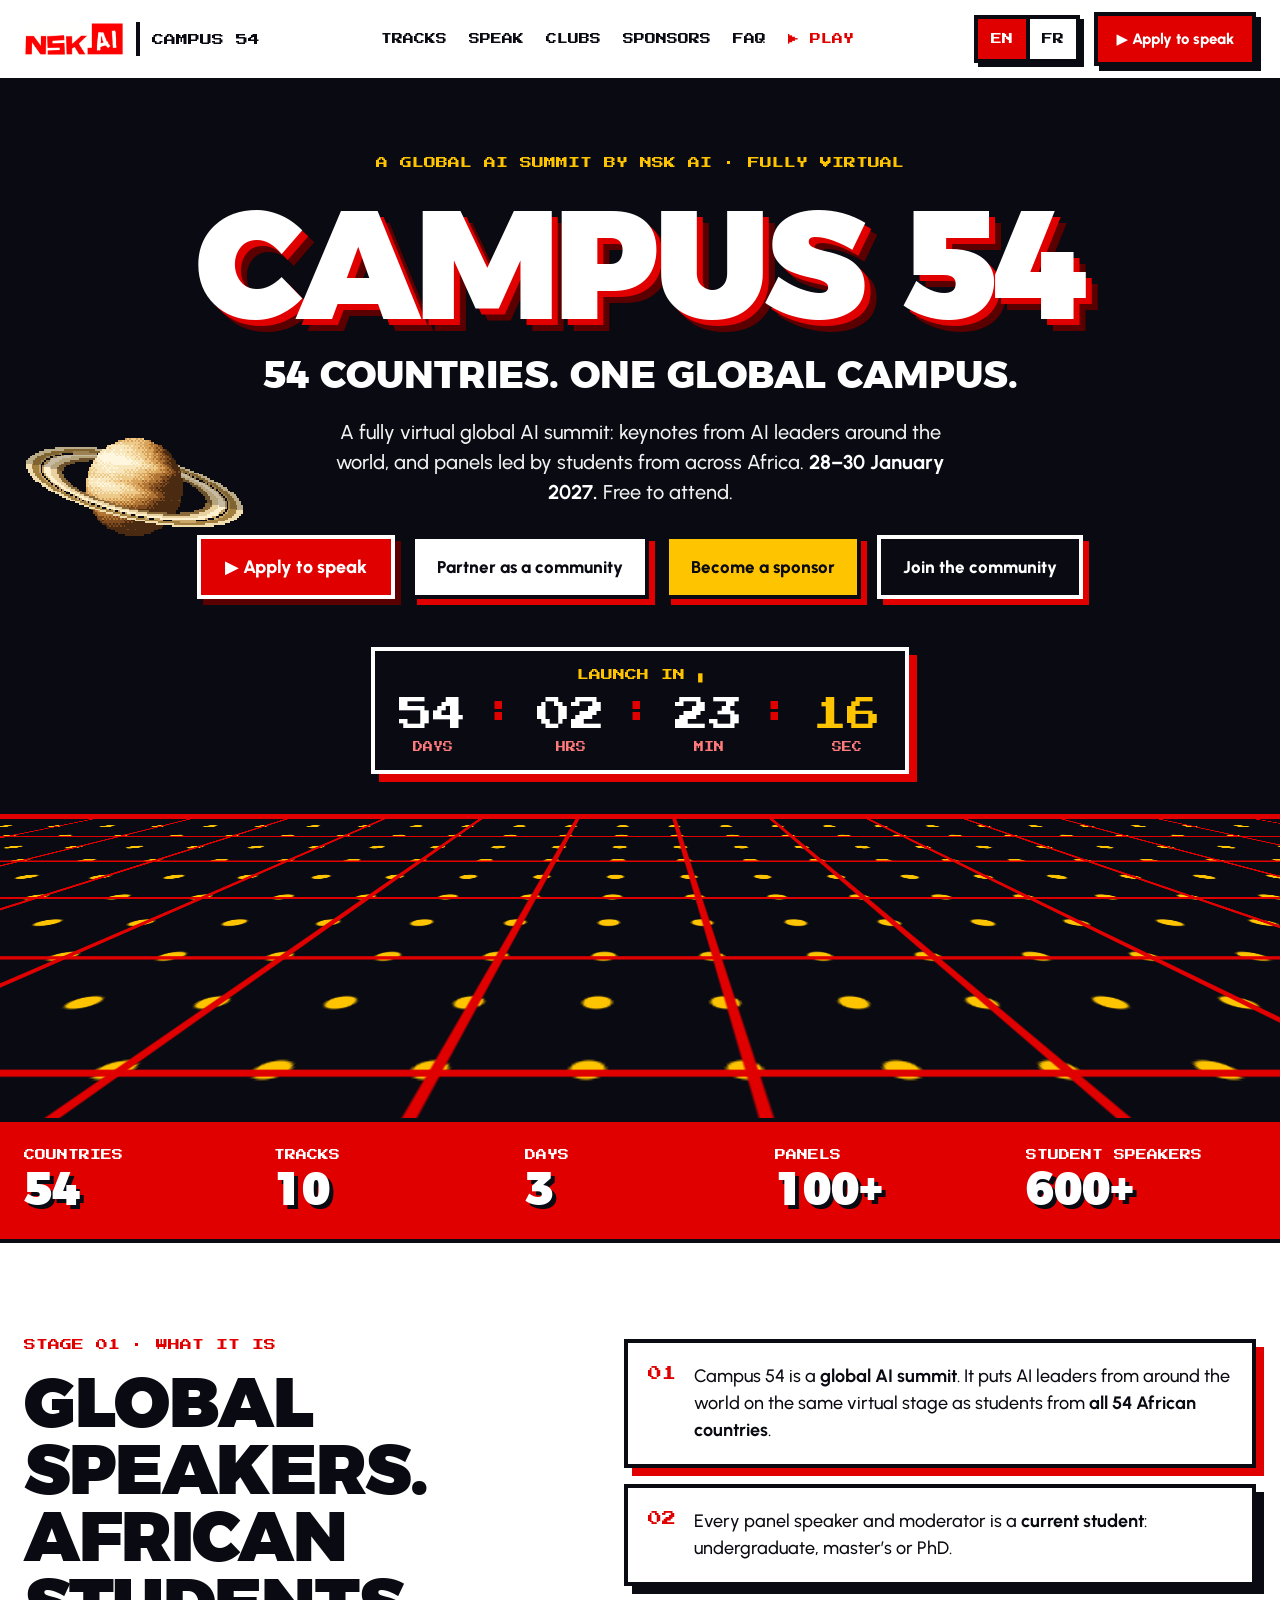
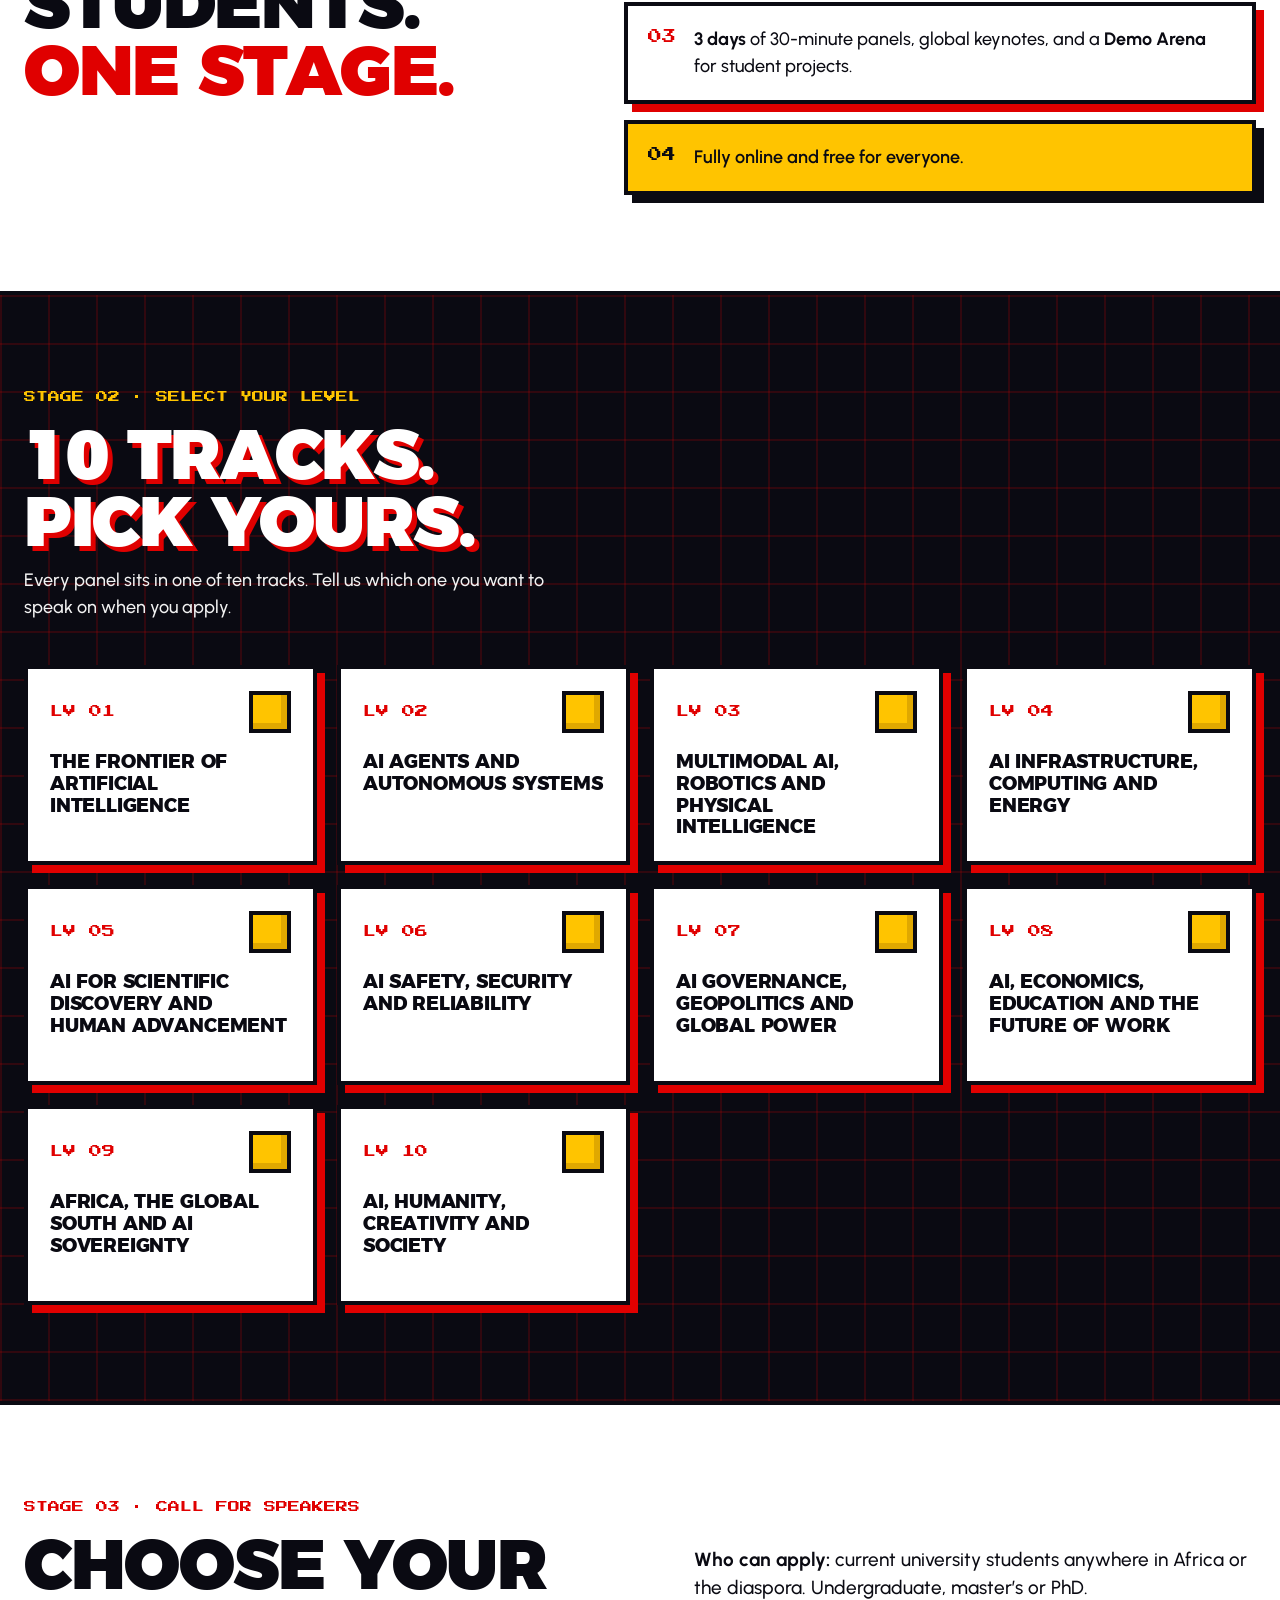
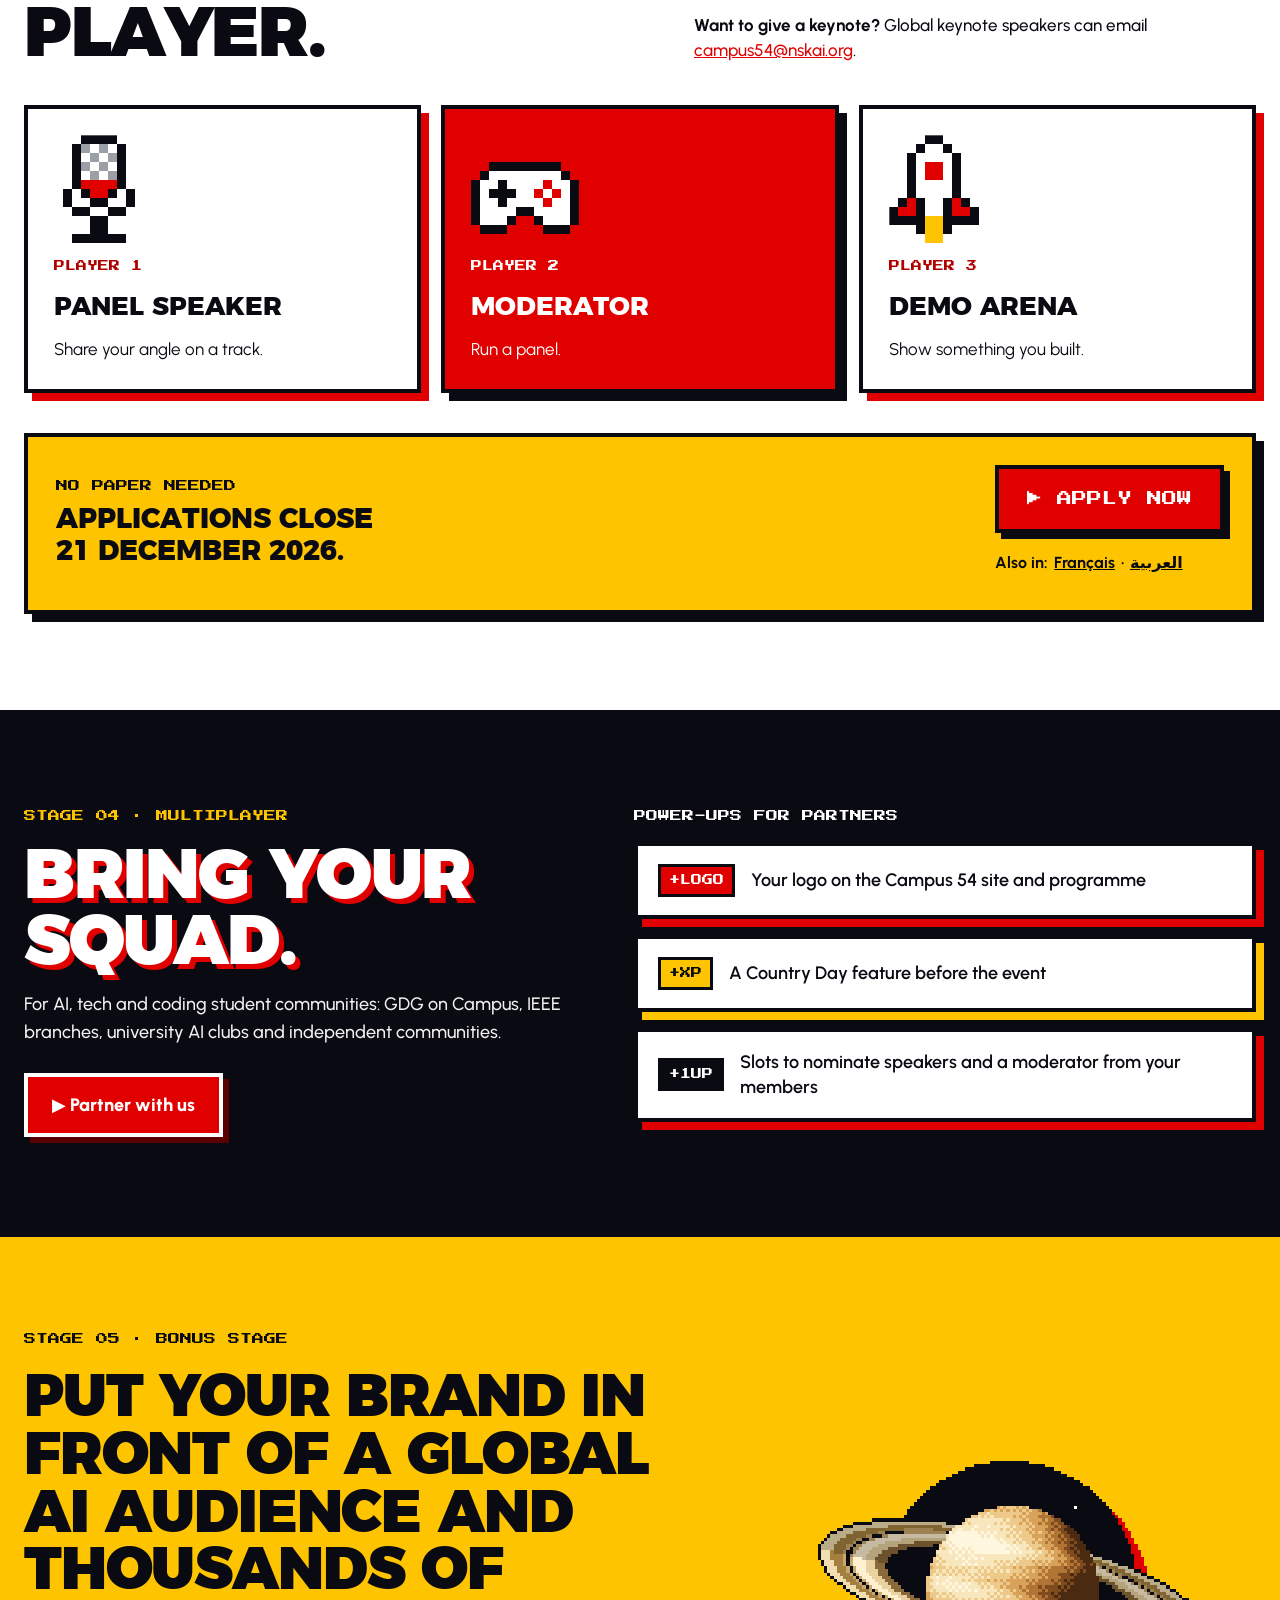
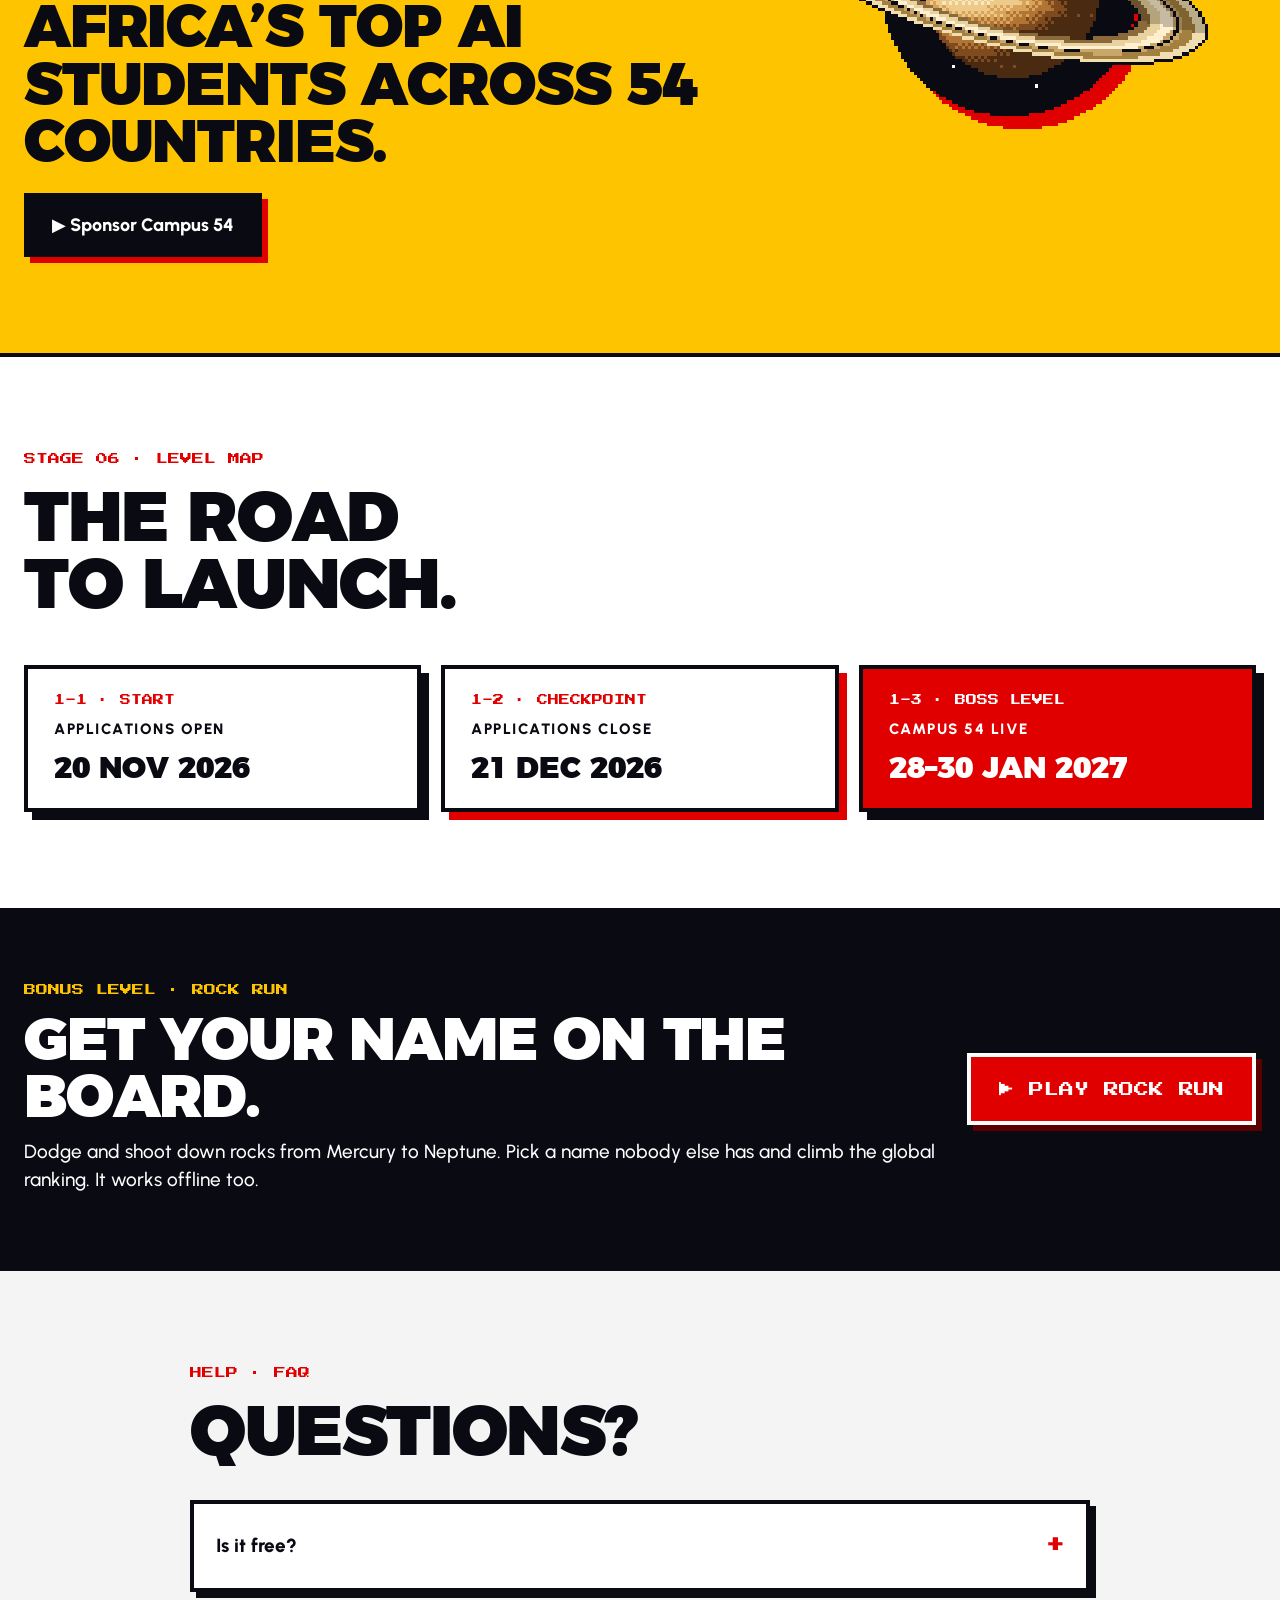
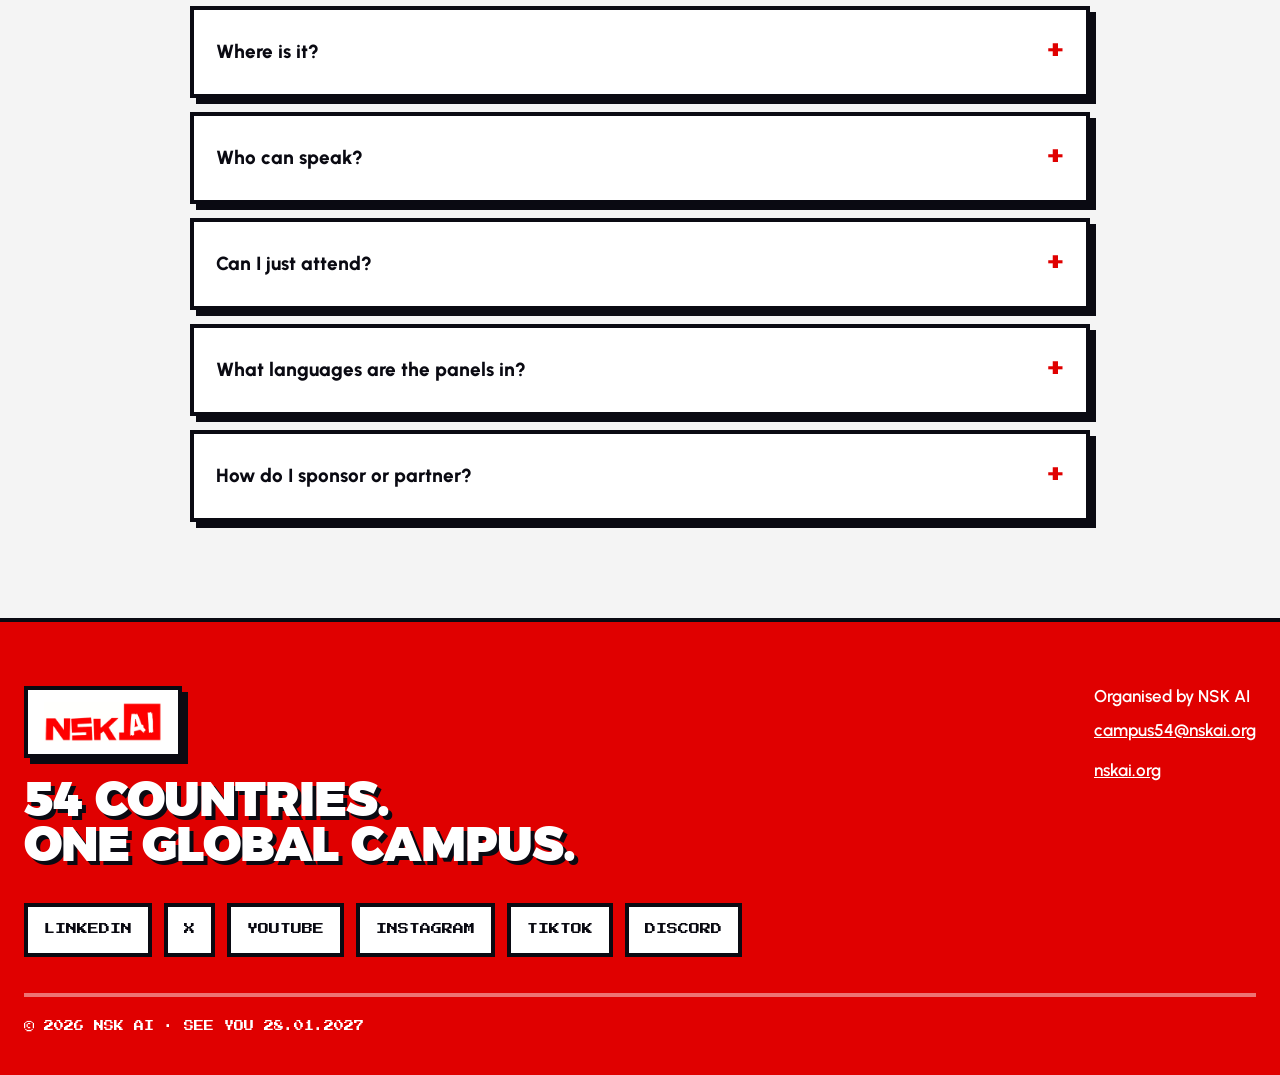
<file: index.html>
<!doctype html>
<html lang="en">
<head>
<meta charset="utf-8">
<meta name="viewport" content="width=device-width, initial-scale=1">
<title data-i18n="meta.title">Campus 54 by NSK AI | Global AI Summit, 28–30 January 2027</title>
<meta name="description" data-i18n-attr="content:meta.desc" content="Campus 54 is a free, fully virtual global AI summit by NSK AI. Keynotes from AI leaders worldwide and panels led by students from all 54 African countries. 28–30 January 2027.">
<link rel="canonical" href="https://campus54.nskai.org/">
<meta name="application-name" content="Campus 54 by NSK AI">
<meta name="theme-color" content="#FFC400">
<link rel="icon" type="image/png" sizes="48x48" href="/assets/img/icon-48.png">
<link rel="icon" type="image/png" sizes="96x96" href="/assets/img/icon-96.png">
<link rel="icon" type="image/png" sizes="192x192" href="/assets/img/icon-192.png">
<link rel="apple-touch-icon" sizes="180x180" href="/assets/img/icon-180.png">

<!-- Link previews (WhatsApp, LinkedIn, X, Facebook) -->
<meta property="og:type" content="website">
<meta property="og:site_name" content="Campus 54 by NSK AI">
<meta property="og:url" content="https://campus54.nskai.org/">
<meta property="og:title" content="Campus 54 by NSK AI | Global AI Summit, 28–30 January 2027">
<meta property="og:description" content="Campus 54 is a free, fully virtual global AI summit by NSK AI. Keynotes from AI leaders worldwide and panels led by students from all 54 African countries. 28–30 January 2027.">
<meta property="og:image" content="https://campus54.nskai.org/assets/img/share.png">
<meta property="og:image:width" content="1200">
<meta property="og:image:height" content="630">
<meta property="og:image:alt" content="Campus 54, a global AI summit by NSK AI. 28–30 January 2027, online and free.">
<meta name="twitter:card" content="summary_large_image">
<meta name="twitter:site" content="@NskAiCommunity">
<meta name="twitter:title" content="Campus 54 by NSK AI | Global AI Summit, 28–30 January 2027">
<meta name="twitter:description" content="Campus 54 is a free, fully virtual global AI summit by NSK AI. Keynotes from AI leaders worldwide and panels led by students from all 54 African countries. 28–30 January 2027.">
<meta name="twitter:image" content="https://campus54.nskai.org/assets/img/share.png">

<!-- Tells Google the site's name ("Campus 54 by NSK AI"), that it is an event, and that NSK AI organises it -->
<script type="application/ld+json">
{
  "@context": "https://schema.org",
  "@graph": [
    {
      "@type": "WebSite",
      "@id": "https://campus54.nskai.org/#website",
      "name": "Campus 54 by NSK AI",
      "alternateName": ["Campus 54", "Campus54"],
      "url": "https://campus54.nskai.org/",
      "inLanguage": ["en", "fr"],
      "publisher": { "@id": "https://www.nskai.org/#organization" }
    },
    {
      "@type": "Organization",
      "@id": "https://www.nskai.org/#organization",
      "name": "NSK AI",
      "url": "https://www.nskai.org/",
      "logo": "https://campus54.nskai.org/assets/img/nsk-logo.png",
      "email": "campus54@nskai.org",
      "sameAs": [
        "https://www.linkedin.com/company/nskai/",
        "https://x.com/NskAiCommunity",
        "https://www.youtube.com/@Nskaicommunity",
        "https://www.instagram.com/nskaicommunity/",
        "https://www.tiktok.com/@nsk.ai"
      ]
    },
    {
      "@type": "Event",
      "name": "Campus 54 by NSK AI",
      "description": "Campus 54 is a free, fully virtual global AI summit by NSK AI. Keynotes from AI leaders worldwide and panels led by students from all 54 African countries. 28–30 January 2027.",
      "url": "https://campus54.nskai.org/",
      "image": ["https://campus54.nskai.org/assets/img/share.png", "https://campus54.nskai.org/assets/img/icon-512.png"],
      "startDate": "2027-01-28T00:00:00+01:00",
      "endDate": "2027-01-30T23:59:00+01:00",
      "eventStatus": "https://schema.org/EventScheduled",
      "eventAttendanceMode": "https://schema.org/OnlineEventAttendanceMode",
      "location": { "@type": "VirtualLocation", "url": "https://campus54.nskai.org/" },
      "isAccessibleForFree": true,
      "offers": {
        "@type": "Offer",
        "price": "0",
        "priceCurrency": "USD",
        "availability": "https://schema.org/InStock",
        "url": "https://campus54.nskai.org/",
        "validFrom": "2026-11-20T00:00:00+01:00"
      },
      "organizer": { "@id": "https://www.nskai.org/#organization" }
    }
  ]
}
</script>
<link rel="preconnect" href="https://fonts.googleapis.com">
<link rel="preconnect" href="https://fonts.gstatic.com" crossorigin>
<link href="https://fonts.googleapis.com/css2?family=Press+Start+2P&family=Urbanist:wght@400;500;600;700;800&display=swap" rel="stylesheet">
<link rel="stylesheet" href="styles.css">
</head>
<body>
<div class="page" style="width: 100%; min-height: 100vh; background: #FFFFFF; overflow-x: hidden;">

<!-- NAV -->
<header style="position: sticky; top: 0; z-index: 50; background: #FFFFFF; border-bottom: 4px solid #0A0A12;">
<nav aria-label="Main" style="max-width: 1280px; margin: 0 auto; padding: 12px 24px; display: flex; align-items: center; justify-content: space-between; gap: 16px;">
<a href="#top" class="lnk" style="display: flex; align-items: center; gap: 12px; text-decoration: none; color: #0A0A12;">
<img src="assets/img/nsk-logo.png" alt="NSK AI" style="height: 34px; width: auto; display: block;">
<span style="display: flex; align-items: center; height: 34px; font-family: 'Press Start 2P', monospace; font-size: 12px; line-height: 1; padding-top: 2px; box-sizing: border-box; border-left: 4px solid #0A0A12; padding-left: 12px;">CAMPUS 54</span>
</a>
<div class="navlinks" style="display: flex; align-items: center; gap: 22px; font-family: 'Press Start 2P', monospace; font-size: 11px;">
<a href="#tracks" class="lnk" style="color: #0A0A12; text-decoration: none;" data-i18n="nav.tracks">TRACKS</a>
<a href="#apply" class="lnk" style="color: #0A0A12; text-decoration: none;" data-i18n="nav.speak">SPEAK</a>
<a href="#communities" class="lnk" style="color: #0A0A12; text-decoration: none;" data-i18n="nav.clubs">CLUBS</a>
<a href="#sponsors" class="lnk" style="color: #0A0A12; text-decoration: none;" data-i18n="nav.sponsors">SPONSORS</a>
<a href="#faq" class="lnk" style="color: #0A0A12; text-decoration: none;" data-i18n="nav.faq">FAQ</a>
<a href="/play/" class="lnk" style="color: #E00000; text-decoration: none;" data-i18n="nav.play">▶ PLAY</a>
</div>
<div class="navright">
<div class="lang" role="group" aria-label="Language / Langue">
<button type="button" data-lang="en" aria-pressed="true" lang="en">EN</button>
<button type="button" data-lang="fr" aria-pressed="false" lang="fr">FR</button>
</div>
<a href="#apply" data-apply class="btn navapply" style="display: inline-flex; align-items: center; background: #E00000; color: #FFFFFF; text-decoration: none; font-weight: 800; font-size: 15px; padding: 0 18px; border: 4px solid #0A0A12; box-shadow: 5px 5px 0 #0A0A12; min-height: 46px;" data-i18n="cta.apply">▶ Apply to speak</a>
</div>
</nav>
</header>

<!-- HERO -->
<section id="top" style="position: relative; background: #0A0A12; color: #FFFFFF; overflow: hidden;">
<div aria-hidden="true" class="hide-hero scene cube-wrap" style="position: absolute; right: 4%; top: 36px; width: 132px; height: 132px;">
<div class="cube">
<div class="face f1" style="background: #E00000; color: #FFFFFF;">54</div>
<div class="face f2" style="background: #FFFFFF; color: #E00000;">AI</div>
<div class="face f3" style="background: #FFC400; color: #0A0A12;">54</div>
<div class="face f4" style="background: #0A0A12; color: #FFFFFF; border-color: #FFFFFF;">AI</div>
<div class="face f5" style="background: #E00000;"></div>
<div class="face f6" style="background: #FFFFFF;"></div>
</div>
</div>
<img aria-hidden="true" alt="" class="hide-hero float px" src="assets/img/saturn.png" style="position: absolute; left: 1.5%; top: 340px; width: clamp(180px, 18vw, 300px); height: auto;">

<div style="position: relative; z-index: 2; max-width: 1000px; margin: 0 auto; padding: 72px 24px 40px; display: flex; flex-direction: column; align-items: center; text-align: center; gap: 22px;">
<p style="margin: 0; font-family: 'Press Start 2P', monospace; font-size: 12px; line-height: 1.6; color: #FFC400;" data-i18n="hero.tag">A GLOBAL AI SUMMIT BY NSK AI · FULLY VIRTUAL</p>
<h1 style="margin: 0; font-family: 'Argentum Sans', sans-serif; font-weight: 900; text-transform: uppercase; letter-spacing: -0.03em; line-height: .9; font-size: clamp(64px, 12vw, 172px); text-shadow: 6px 6px 0 #E00000, 12px 12px 0 #5A0000;">Campus 54</h1>
<p style="margin: 0; font-family: 'Argentum Sans', sans-serif; font-weight: 800; text-transform: uppercase; font-size: clamp(22px, 3.2vw, 38px); line-height: 1.05;" data-i18n="hero.tagline">54 Countries. One Global Campus.</p>
<p style="margin: 0; max-width: 640px; font-size: clamp(17px, 2vw, 20px); line-height: 1.5; font-weight: 500; color: #F2F2F2;" data-i18n="hero.line">A fully virtual global AI summit: keynotes from AI leaders around the world, and panels led by students from across Africa. <strong style="color: #FFFFFF;">28–30 January 2027.</strong> Free to attend.</p>
<div style="display: flex; flex-wrap: wrap; justify-content: center; gap: 16px; margin-top: 6px;">
<a href="#apply" data-apply class="btn" style="display: inline-flex; align-items: center; min-height: 56px; padding: 0 24px; text-decoration: none; background: #E00000; color: #FFFFFF; border: 4px solid #FFFFFF; box-shadow: 6px 6px 0 #5A0000; font-weight: 800; font-size: 18px;" data-i18n="cta.apply">▶ Apply to speak</a>
<a href="#communities" class="btn" style="display: inline-flex; align-items: center; min-height: 56px; padding: 0 22px; text-decoration: none; background: #FFFFFF; color: #0A0A12; border: 4px solid #0A0A12; box-shadow: 6px 6px 0 #E00000; font-weight: 800; font-size: 17px;" data-i18n="cta.partner">Partner as a community</a>
<a href="#sponsors" class="btn" style="display: inline-flex; align-items: center; min-height: 56px; padding: 0 22px; text-decoration: none; background: #FFC400; color: #0A0A12; border: 4px solid #0A0A12; box-shadow: 6px 6px 0 #E00000; font-weight: 800; font-size: 17px;" data-i18n="cta.sponsor">Become a sponsor</a>
<a href="https://discord.gg/whV2YMMT6" data-discord target="_blank" rel="noopener noreferrer" class="btn" style="display: inline-flex; align-items: center; min-height: 56px; padding: 0 22px; text-decoration: none; background: #0A0A12; color: #FFFFFF; border: 4px solid #FFFFFF; box-shadow: 6px 6px 0 #E00000; font-weight: 800; font-size: 17px;" data-i18n="cta.discord">Join the community</a>
</div>

<div role="timer" aria-label="Countdown to Campus 54, 28 January 2027" style="margin-top: 26px; border: 4px solid #FFFFFF; box-shadow: 8px 8px 0 #E00000; padding: 18px 20px; display: flex; flex-direction: column; align-items: center; gap: 14px; background: #0A0A12;">
<p style="margin: 0; font-family: 'Press Start 2P', monospace; font-size: 12px; color: #FFC400;"><span data-i18n="cd.title">LAUNCH IN</span> <span class="blink">▮</span></p>
<div style="display: flex; flex-wrap: wrap; justify-content: center; gap: 16px; font-family: 'Press Start 2P', monospace;">
<div style="text-align: center; min-width: 76px;"><div id="cd-days" style="font-size: 34px; line-height: 1;">--</div><div style="font-size: 10px; margin-top: 10px; color: #FF7A7A;" data-i18n="cd.days">DAYS</div></div>
<div aria-hidden="true" style="font-size: 30px; color: #E00000;">:</div>
<div style="text-align: center; min-width: 76px;"><div id="cd-hours" style="font-size: 34px; line-height: 1;">--</div><div style="font-size: 10px; margin-top: 10px; color: #FF7A7A;" data-i18n="cd.hours">HRS</div></div>
<div aria-hidden="true" style="font-size: 30px; color: #E00000;">:</div>
<div style="text-align: center; min-width: 76px;"><div id="cd-mins" style="font-size: 34px; line-height: 1;">--</div><div style="font-size: 10px; margin-top: 10px; color: #FF7A7A;" data-i18n="cd.mins">MIN</div></div>
<div aria-hidden="true" style="font-size: 30px; color: #E00000;">:</div>
<div style="text-align: center; min-width: 76px;"><div id="cd-secs" style="font-size: 34px; line-height: 1; color: #FFC400;">--</div><div style="font-size: 10px; margin-top: 10px; color: #FF7A7A;" data-i18n="cd.secs">SEC</div></div>
</div>
</div>
</div>

<div aria-hidden="true" class="floor-wrap">
<div class="floor"></div>
<div class="walker"><img class="bob px" src="assets/img/robot.png" alt="" style="width: 108px; height: 108px; display: block;"></div>
</div>
</section>

<!-- SCORE HUD -->
<section aria-label="Campus 54 in numbers" style="background: #E00000; color: #FFFFFF; border-top: 4px solid #0A0A12; border-bottom: 4px solid #0A0A12;">
<div style="max-width: 1280px; margin: 0 auto; padding: 26px 24px; display: grid; grid-template-columns: repeat(auto-fit, minmax(140px, 1fr)); gap: 20px;">
<div><div style="font-family: 'Press Start 2P', monospace; font-size: 11px; line-height: 1.5;" data-i18n="num.countries">COUNTRIES</div><div style="font-family: 'Argentum Sans', sans-serif; font-weight: 900; font-size: 46px; line-height: 1.05; text-shadow: 4px 4px 0 #0A0A12;">54</div></div>
<div><div style="font-family: 'Press Start 2P', monospace; font-size: 11px; line-height: 1.5;" data-i18n="num.tracks">TRACKS</div><div style="font-family: 'Argentum Sans', sans-serif; font-weight: 900; font-size: 46px; line-height: 1.05; text-shadow: 4px 4px 0 #0A0A12;">10</div></div>
<div><div style="font-family: 'Press Start 2P', monospace; font-size: 11px; line-height: 1.5;" data-i18n="num.days">DAYS</div><div style="font-family: 'Argentum Sans', sans-serif; font-weight: 900; font-size: 46px; line-height: 1.05; text-shadow: 4px 4px 0 #0A0A12;">3</div></div>
<div><div style="font-family: 'Press Start 2P', monospace; font-size: 11px; line-height: 1.5;" data-i18n="num.panels">PANELS</div><div style="font-family: 'Argentum Sans', sans-serif; font-weight: 900; font-size: 46px; line-height: 1.05; text-shadow: 4px 4px 0 #0A0A12;">100+</div></div>
<div><div style="font-family: 'Press Start 2P', monospace; font-size: 11px; line-height: 1.5;" data-i18n="num.speakers">STUDENT SPEAKERS</div><div style="font-family: 'Argentum Sans', sans-serif; font-weight: 900; font-size: 46px; line-height: 1.05; text-shadow: 4px 4px 0 #0A0A12;">600+</div></div>
</div>
</section>

<!-- WHAT IT IS -->
<section id="about" class="sec" style="border-bottom: 4px solid #0A0A12;">
<div style="max-width: 1280px; margin: 0 auto; padding: 96px 24px; display: flex; flex-wrap: wrap; gap: 48px; align-items: flex-start;">
<div style="flex: 1 1 380px; min-width: 0; display: flex; flex-direction: column; gap: 18px;">
<p style="margin: 0; font-family: 'Press Start 2P', monospace; font-size: 12px; color: #E00000;" data-i18n="about.eyebrow">STAGE 01 · WHAT IT IS</p>
<h2 style="margin: 0; font-family: 'Argentum Sans', sans-serif; font-weight: 900; text-transform: uppercase; letter-spacing: -0.02em; line-height: .95; font-size: clamp(38px, 5.5vw, 72px);" data-i18n="about.title">Global speakers.<br>African students.<br><span style="color: #E00000;">One stage.</span></h2>
</div>
<div style="flex: 1 1 460px; min-width: 0; display: flex; flex-direction: column; gap: 16px;">
<div class="tilt" style="display: flex; gap: 18px; align-items: flex-start; border: 4px solid #0A0A12; padding: 20px; box-shadow: 8px 8px 0 #E00000;"><span style="font-family: 'Press Start 2P', monospace; font-size: 14px; color: #E00000; padding-top: 4px;">01</span><p style="margin: 0; font-size: 18px; line-height: 1.5; font-weight: 500;" data-i18n="about.p1">Campus 54 is a <strong>global AI summit</strong>. It puts AI leaders from around the world on the same virtual stage as students from <strong>all 54 African countries</strong>.</p></div>
<div class="tilt" style="display: flex; gap: 18px; align-items: flex-start; border: 4px solid #0A0A12; padding: 20px; box-shadow: 8px 8px 0 #0A0A12;"><span style="font-family: 'Press Start 2P', monospace; font-size: 14px; color: #E00000; padding-top: 4px;">02</span><p style="margin: 0; font-size: 18px; line-height: 1.5; font-weight: 500;" data-i18n="about.p2">Every panel speaker and moderator is a <strong>current student</strong>: undergraduate, master’s or PhD.</p></div>
<div class="tilt" style="display: flex; gap: 18px; align-items: flex-start; border: 4px solid #0A0A12; padding: 20px; box-shadow: 8px 8px 0 #E00000;"><span style="font-family: 'Press Start 2P', monospace; font-size: 14px; color: #E00000; padding-top: 4px;">03</span><p style="margin: 0; font-size: 18px; line-height: 1.5; font-weight: 500;" data-i18n="about.p3"><strong>3 days</strong> of 30-minute panels, global keynotes, and a <strong>Demo Arena</strong> for student projects.</p></div>
<div class="tilt" style="display: flex; gap: 18px; align-items: flex-start; border: 4px solid #0A0A12; padding: 20px; background: #FFC400; box-shadow: 8px 8px 0 #0A0A12;"><span style="font-family: 'Press Start 2P', monospace; font-size: 14px; padding-top: 4px;">04</span><p style="margin: 0; font-size: 18px; line-height: 1.5; font-weight: 600;" data-i18n="about.p4">Fully online and free for everyone.</p></div>
</div>
</div>
</section>

<!-- TRACKS -->
<section id="tracks" class="sec" style="background: #0A0A12; color: #FFFFFF; border-bottom: 4px solid #0A0A12; background-image: linear-gradient(rgba(224,0,0,.18) 2px, transparent 2px), linear-gradient(90deg, rgba(224,0,0,.18) 2px, transparent 2px); background-size: 48px 48px;">
<div style="max-width: 1280px; margin: 0 auto; padding: 96px 24px;">
<p style="margin: 0 0 18px; font-family: 'Press Start 2P', monospace; font-size: 12px; color: #FFC400;" data-i18n="tracks.eyebrow">STAGE 02 · SELECT YOUR LEVEL</p>
<h2 style="margin: 0 0 12px; font-family: 'Argentum Sans', sans-serif; font-weight: 900; text-transform: uppercase; letter-spacing: -0.02em; line-height: .95; font-size: clamp(38px, 5.5vw, 72px); text-shadow: 5px 5px 0 #E00000;" data-i18n="tracks.title">10 tracks.<br>Pick yours.</h2>
<p style="margin: 0 0 44px; max-width: 560px; font-size: 18px; line-height: 1.5; font-weight: 500; color: #F2F2F2;" data-i18n="tracks.intro">Every panel sits in one of ten tracks. Tell us which one you want to speak on when you apply.</p>
<div style="display: grid; grid-template-columns: repeat(auto-fill, minmax(240px, 1fr)); gap: 20px;">
<article class="tilt track-card"><div class="track-top"><span class="track-lv">LV 01</span><div aria-hidden="true" class="coin"></div></div><h3 data-i18n="t1">The Frontier of Artificial Intelligence</h3></article>
<article class="tilt track-card"><div class="track-top"><span class="track-lv">LV 02</span><div aria-hidden="true" class="coin" style="animation-delay:-.24s"></div></div><h3 data-i18n="t2">AI Agents and Autonomous Systems</h3></article>
<article class="tilt track-card"><div class="track-top"><span class="track-lv">LV 03</span><div aria-hidden="true" class="coin" style="animation-delay:-.48s"></div></div><h3 data-i18n="t3">Multimodal AI, Robotics and Physical Intelligence</h3></article>
<article class="tilt track-card"><div class="track-top"><span class="track-lv">LV 04</span><div aria-hidden="true" class="coin" style="animation-delay:-.72s"></div></div><h3 data-i18n="t4">AI Infrastructure, Computing and Energy</h3></article>
<article class="tilt track-card"><div class="track-top"><span class="track-lv">LV 05</span><div aria-hidden="true" class="coin" style="animation-delay:-.96s"></div></div><h3 data-i18n="t5">AI for Scientific Discovery and Human Advancement</h3></article>
<article class="tilt track-card"><div class="track-top"><span class="track-lv">LV 06</span><div aria-hidden="true" class="coin" style="animation-delay:-1.2s"></div></div><h3 data-i18n="t6">AI Safety, Security and Reliability</h3></article>
<article class="tilt track-card"><div class="track-top"><span class="track-lv">LV 07</span><div aria-hidden="true" class="coin" style="animation-delay:-1.44s"></div></div><h3 data-i18n="t7">AI Governance, Geopolitics and Global Power</h3></article>
<article class="tilt track-card"><div class="track-top"><span class="track-lv">LV 08</span><div aria-hidden="true" class="coin" style="animation-delay:-1.68s"></div></div><h3 data-i18n="t8">AI, Economics, Education and the Future of Work</h3></article>
<article class="tilt track-card"><div class="track-top"><span class="track-lv">LV 09</span><div aria-hidden="true" class="coin" style="animation-delay:-1.92s"></div></div><h3 data-i18n="t9">Africa, the Global South and AI Sovereignty</h3></article>
<article class="tilt track-card"><div class="track-top"><span class="track-lv">LV 10</span><div aria-hidden="true" class="coin" style="animation-delay:-2.16s"></div></div><h3 data-i18n="t10">AI, Humanity, Creativity and Society</h3></article>
</div>
</div>
</section>

<!-- CALL FOR SPEAKERS -->
<section id="apply" class="sec" style="border-bottom: 4px solid #0A0A12;">
<div style="max-width: 1280px; margin: 0 auto; padding: 96px 24px;">
<p style="margin: 0 0 18px; font-family: 'Press Start 2P', monospace; font-size: 12px; color: #E00000;" data-i18n="apply.eyebrow">STAGE 03 · CALL FOR SPEAKERS</p>
<div style="display: flex; flex-wrap: wrap; gap: 24px 48px; align-items: flex-end; justify-content: space-between; margin-bottom: 40px;">
<h2 style="margin: 0; flex: 1 1 420px; font-family: 'Argentum Sans', sans-serif; font-weight: 900; text-transform: uppercase; letter-spacing: -0.02em; line-height: .95; font-size: clamp(38px, 5.5vw, 72px);" data-i18n="apply.title">Choose your<br>player.</h2>
<p style="margin: 0; flex: 1 1 360px; font-size: 19px; line-height: 1.5; font-weight: 500;"><span data-i18n="apply.who"><strong>Who can apply:</strong> current university students anywhere in Africa or the diaspora. Undergraduate, master’s or PhD.</span><br><span style="display: inline-block; margin-top: 10px; font-size: 17px;" data-i18n="apply.keynote"><strong>Want to give a keynote?</strong> Global keynote speakers can email <a href="mailto:campus54@nskai.org?subject=Campus%2054%20keynote">campus54@nskai.org</a>.</span></p>
</div>
<div style="display: grid; grid-template-columns: repeat(auto-fit, minmax(260px, 1fr)); gap: 20px; margin-bottom: 40px;">
<div class="tilt role-card" style="background: #FFFFFF; color: #0A0A12; box-shadow: 8px 8px 0 #E00000;">
<img class="bob px" src="assets/img/mic.png" alt="" aria-hidden="true" style="width: 90px; height: 108px;">
<p class="role-tag" style="color: #B00000;" data-i18n="role.p1">PLAYER 1</p>
<h3 data-i18n="role.speaker">Panel speaker</h3>
<p data-i18n="role.speaker.text">Share your angle on a track.</p>
</div>
<div class="tilt role-card" style="background: #E00000; color: #FFFFFF; box-shadow: 8px 8px 0 #0A0A12;">
<img class="bob px" src="assets/img/pad.png" alt="" aria-hidden="true" style="width: 108px; height: 90px; margin-top: 18px;">
<p class="role-tag" style="color: #FFFFFF;" data-i18n="role.p2">PLAYER 2</p>
<h3 data-i18n="role.mod">Moderator</h3>
<p data-i18n="role.mod.text">Run a panel.</p>
</div>
<div class="tilt role-card" style="background: #FFFFFF; color: #0A0A12; box-shadow: 8px 8px 0 #E00000;">
<img class="bob px" src="assets/img/rocket.png" alt="" aria-hidden="true" style="width: 90px; height: 108px;">
<p class="role-tag" style="color: #B00000;" data-i18n="role.p3">PLAYER 3</p>
<h3 data-i18n="role.demo">Demo Arena</h3>
<p data-i18n="role.demo.text">Show something you built.</p>
</div>
</div>
<div style="border: 4px solid #0A0A12; background: #FFC400; box-shadow: 8px 8px 0 #0A0A12; padding: 28px; display: flex; flex-wrap: wrap; gap: 20px 32px; align-items: center; justify-content: space-between;">
<div style="display: flex; flex-direction: column; gap: 10px;">
<p style="margin: 0; font-family: 'Press Start 2P', monospace; font-size: 12px;" data-i18n="apply.nopaper">NO PAPER NEEDED</p>
<p style="margin: 0; font-family: 'Argentum Sans', sans-serif; font-weight: 800; text-transform: uppercase; font-size: clamp(20px, 2.4vw, 28px); line-height: 1.15;" data-i18n="apply.close">Applications close<br>21 December 2026.</p>
</div>
<div style="display: flex; flex-direction: column; align-items: flex-start; gap: 10px;">
<a id="apply-main" data-apply href="#apply" class="btn" style="display: inline-flex; align-items: center; min-height: 60px; padding: 0 28px; text-decoration: none; background: #E00000; color: #FFFFFF; border: 4px solid #0A0A12; box-shadow: 6px 6px 0 #0A0A12; font-family: 'Press Start 2P', monospace; font-size: 15px;" data-i18n="apply.now">▶ APPLY NOW</a>
<p style="margin: 0; font-size: 16px; font-weight: 700;"><span data-i18n="apply.other">Also in:</span> <a id="form-link-a" href="#apply" class="lnk" style="color: #0A0A12; display: inline-block; padding: 10px 2px;"></a> · <a id="form-link-ar" href="#apply" lang="ar" dir="rtl" class="lnk" style="color: #0A0A12; display: inline-block; padding: 10px 2px;">العربية</a></p>
</div>
</div>
</div>
</section>

<!-- COMMUNITIES -->
<section id="communities" class="sec" style="position: relative; background: #0A0A12; color: #FFFFFF; border-bottom: 4px solid #0A0A12; overflow: hidden;">
<div style="position: relative; max-width: 1280px; margin: 0 auto; padding: 96px 24px; display: flex; flex-wrap: wrap; gap: 48px;">
<div style="flex: 1 1 380px; min-width: 0; display: flex; flex-direction: column; gap: 18px; align-items: flex-start;">
<p style="margin: 0; font-family: 'Press Start 2P', monospace; font-size: 12px; color: #FFC400;" data-i18n="comm.eyebrow">STAGE 04 · MULTIPLAYER</p>
<h2 style="margin: 0; font-family: 'Argentum Sans', sans-serif; font-weight: 900; text-transform: uppercase; letter-spacing: -0.02em; line-height: .95; font-size: clamp(38px, 5.5vw, 72px); text-shadow: 5px 5px 0 #E00000;" data-i18n="comm.title">Bring your<br>squad.</h2>
<p style="margin: 0 0 8px; font-size: 18px; line-height: 1.55; font-weight: 500; color: #F2F2F2;" data-i18n="comm.intro">For AI, tech and coding student communities: GDG on Campus, IEEE branches, university AI clubs and independent communities.</p>
<a id="community-main" href="mailto:campus54@nskai.org?subject=Campus%2054%20community%20partnership" class="btn" style="display: inline-flex; align-items: center; min-height: 56px; padding: 0 24px; text-decoration: none; background: #E00000; color: #FFFFFF; border: 4px solid #FFFFFF; box-shadow: 6px 6px 0 #5A0000; font-weight: 800; font-size: 18px;" data-i18n="comm.cta">▶ Partner with us</a>
</div>
<div style="flex: 1 1 440px; min-width: 0; display: flex; flex-direction: column; gap: 16px;">
<p style="margin: 0 0 4px; font-family: 'Press Start 2P', monospace; font-size: 12px;" data-i18n="comm.perks">POWER-UPS FOR PARTNERS</p>
<div class="tilt perk"><span class="perk-tag" style="background: #E00000; color: #FFFFFF;">+LOGO</span><p data-i18n="comm.p1">Your logo on the Campus 54 site and programme</p></div>
<div class="tilt perk" style="box-shadow: 8px 8px 0 #FFC400;"><span class="perk-tag" style="background: #FFC400; color: #0A0A12;">+XP</span><p data-i18n="comm.p2">A Country Day feature before the event</p></div>
<div class="tilt perk"><span class="perk-tag" style="background: #0A0A12; color: #FFFFFF;">+1UP</span><p data-i18n="comm.p3">Slots to nominate speakers and a moderator from your members</p></div>
</div>
</div>
</section>

<!-- SPONSORS -->
<section id="sponsors" class="sec" style="position: relative; background: #FFC400; border-bottom: 4px solid #0A0A12; overflow: hidden;">
<div style="position: relative; max-width: 1280px; margin: 0 auto; padding: 96px 24px; display: flex; flex-wrap: wrap; align-items: center; justify-content: space-between; gap: 48px;">
<div style="flex: 1 1 520px; min-width: 0; max-width: 720px; display: flex; flex-direction: column; gap: 22px; align-items: flex-start;">
<p style="margin: 0; font-family: 'Press Start 2P', monospace; font-size: 12px;" data-i18n="spon.eyebrow">STAGE 05 · BONUS STAGE</p>
<h2 style="margin: 0; font-family: 'Argentum Sans', sans-serif; font-weight: 900; text-transform: uppercase; letter-spacing: -0.02em; line-height: .98; font-size: clamp(32px, 4.6vw, 60px);" data-i18n="spon.title">Put your brand in front of a global AI audience and thousands of Africa’s top AI students across 54 countries.</h2>
<a id="sponsor-main" href="mailto:campus54@nskai.org?subject=Sponsoring%20Campus%2054" class="btn" style="display: inline-flex; align-items: center; min-height: 56px; padding: 0 24px; text-decoration: none; background: #0A0A12; color: #FFFFFF; border: 4px solid #0A0A12; box-shadow: 6px 6px 0 #E00000; font-weight: 800; font-size: 18px;" data-i18n="spon.cta">▶ Sponsor Campus 54</a>
</div>
<div style="flex: 0 1 480px; width: 100%; max-width: 480px; margin: 0 auto;">
<img aria-hidden="true" alt="" class="float px" src="assets/img/saturn-window.png" style="display: block; width: 100%; height: auto;">
</div>
</div>
</section>

<!-- TIMELINE -->
<section id="timeline" class="sec" style="border-bottom: 4px solid #0A0A12;">
<div style="max-width: 1280px; margin: 0 auto; padding: 96px 24px;">
<p style="margin: 0 0 18px; font-family: 'Press Start 2P', monospace; font-size: 12px; color: #E00000;" data-i18n="tl.eyebrow">STAGE 06 · LEVEL MAP</p>
<h2 style="margin: 0 0 48px; font-family: 'Argentum Sans', sans-serif; font-weight: 900; text-transform: uppercase; letter-spacing: -0.02em; line-height: .95; font-size: clamp(38px, 5.5vw, 72px);" data-i18n="tl.title">The road<br>to launch.</h2>
<ol style="list-style: none; margin: 0; padding: 0; display: grid; grid-template-columns: repeat(auto-fit, minmax(240px, 1fr)); gap: 20px;">
<li class="tilt tl-card" style="box-shadow: 8px 8px 0 #0A0A12;"><span class="tl-tag" data-i18n="tl.s1">1-1 · START</span><p class="tl-label" data-i18n="tl.l1">Applications open</p><p class="tl-date" data-i18n="tl.d1">20 Nov 2026</p></li>
<li class="tilt tl-card" style="box-shadow: 8px 8px 0 #E00000;"><span class="tl-tag" data-i18n="tl.s2">1-2 · CHECKPOINT</span><p class="tl-label" data-i18n="tl.l2">Applications close</p><p class="tl-date" data-i18n="tl.d2">21 Dec 2026</p></li>
<li class="tilt tl-card" style="background: #E00000; color: #FFFFFF; box-shadow: 8px 8px 0 #0A0A12;"><span class="tl-tag" style="color: #FFFFFF;" data-i18n="tl.s3">1-3 · BOSS LEVEL</span><p class="tl-label" data-i18n="tl.l3">Campus 54 live</p><p class="tl-date" data-i18n="tl.d3">28–30 Jan 2027</p></li>
</ol>
</div>
</section>

<!-- FAQ -->
<section id="play" class="sec" style="background: #0A0A12; color: #FFFFFF; border-bottom: 4px solid #0A0A12;">
<div style="max-width: 1280px; margin: 0 auto; padding: 72px 24px; display: flex; flex-wrap: wrap; gap: 32px; align-items: center; justify-content: space-between;">
<div style="flex: 1 1 420px; min-width: 0; display: flex; flex-direction: column; gap: 14px;">
<p style="margin: 0; font-family: 'Press Start 2P', monospace; font-size: 12px; color: #FFC400;" data-i18n="play.eyebrow">BONUS LEVEL · ROCK RUN</p>
<h2 style="margin: 0; font-family: 'Argentum Sans', sans-serif; font-weight: 900; text-transform: uppercase; letter-spacing: -0.02em; line-height: .95; font-size: clamp(34px, 5vw, 60px);" data-i18n="play.title">Get your name on the board.</h2>
<p style="margin: 0; font-size: 19px; line-height: 1.5; font-weight: 500;" data-i18n="play.body">Dodge and shoot down rocks from Mercury to Neptune. Pick a name nobody else has and climb the global ranking. It works offline too.</p>
</div>
<a href="/play/" class="btn" style="display: inline-flex; align-items: center; min-height: 64px; padding: 0 28px; text-decoration: none; background: #E00000; color: #FFFFFF; border: 4px solid #FFFFFF; box-shadow: 6px 6px 0 #5A0000; font-family: 'Press Start 2P', monospace; font-size: 15px;" data-i18n="play.cta">▶ PLAY ROCK RUN</a>
</div>
</section>

<section id="faq" class="sec" style="background: #F4F4F4; border-bottom: 4px solid #0A0A12;">
<div style="max-width: 900px; margin: 0 auto; padding: 96px 24px;">
<p style="margin: 0 0 18px; font-family: 'Press Start 2P', monospace; font-size: 12px; color: #E00000;" data-i18n="faq.eyebrow">HELP · FAQ</p>
<h2 style="margin: 0 0 36px; font-family: 'Argentum Sans', sans-serif; font-weight: 900; text-transform: uppercase; letter-spacing: -0.02em; line-height: .95; font-size: clamp(38px, 5.5vw, 72px);" data-i18n="faq.title">Questions?</h2>
<div style="display: flex; flex-direction: column; gap: 14px;">
<details class="faq"><summary><span data-i18n="faq.q1">Is it free?</span><span class="plus" aria-hidden="true">+</span></summary><p data-i18n="faq.a1">Yes, free for speakers and attendees.</p></details>
<details class="faq"><summary><span data-i18n="faq.q2">Where is it?</span><span class="plus" aria-hidden="true">+</span></summary><p data-i18n="faq.a2">Fully online. You join from anywhere.</p></details>
<details class="faq"><summary><span data-i18n="faq.q3">Who can speak?</span><span class="plus" aria-hidden="true">+</span></summary><p data-i18n="faq.a3">Keynotes come from AI leaders around the world. Panel speakers and moderators are current university students. To give a keynote, email <a href="mailto:campus54@nskai.org">campus54@nskai.org</a>.</p></details>
<details class="faq"><summary><span data-i18n="faq.q4">Can I just attend?</span><span class="plus" aria-hidden="true">+</span></summary><p data-i18n="faq.a4">Yes, anyone can join.</p></details>
<details class="faq"><summary><span data-i18n="faq.q5">What languages are the panels in?</span><span class="plus" aria-hidden="true">+</span></summary><p data-i18n="faq.a5">Keynotes are in English. Panels run in English, French and Arabic.</p></details>
<details class="faq"><summary><span data-i18n="faq.q6">How do I sponsor or partner?</span><span class="plus" aria-hidden="true">+</span></summary><p data-i18n="faq.a6">Email <a href="mailto:campus54@nskai.org">campus54@nskai.org</a>.</p></details>
</div>
</div>
</section>

<!-- FOOTER -->
<footer style="background: #E00000; color: #FFFFFF;">
<div style="max-width: 1280px; margin: 0 auto; padding: 64px 24px 40px; display: flex; flex-direction: column; gap: 36px;">
<div style="display: flex; flex-wrap: wrap; gap: 28px; justify-content: space-between; align-items: flex-start;">
<div style="display: flex; flex-direction: column; gap: 18px;">
<div style="background: #FFFFFF; border: 4px solid #0A0A12; box-shadow: 6px 6px 0 #0A0A12; padding: 12px 16px; display: inline-flex; align-self: flex-start;"><img src="assets/img/nsk-logo.png" alt="NSK AI" style="height: 40px; width: auto; display: block;"></div>
<p style="margin: 0; font-family: 'Argentum Sans', sans-serif; font-weight: 900; text-transform: uppercase; font-size: clamp(28px, 4vw, 48px); line-height: .95; letter-spacing: -0.02em; text-shadow: 4px 4px 0 #0A0A12;" data-i18n="foot.tag">54 Countries.<br>One Global Campus.</p>
</div>
<div style="display: flex; flex-direction: column; gap: 8px; font-size: 17px; font-weight: 600;">
<p style="margin: 0;" data-i18n="foot.org">Organised by NSK AI</p>
<a href="mailto:campus54@nskai.org" class="lnk" style="color: #FFFFFF; padding: 6px 0;">campus54@nskai.org</a>
<a href="https://nskai.org" class="lnk" style="color: #FFFFFF; padding: 6px 0;">nskai.org</a>
</div>
</div>
<nav aria-label="NSK AI on social media" style="display: flex; flex-wrap: wrap; gap: 12px;">
<a href="https://www.linkedin.com/company/nskai/" target="_blank" rel="noopener" class="btn social">LINKEDIN</a>
<a href="https://x.com/NskAiCommunity" target="_blank" rel="noopener" class="btn social">X</a>
<a href="https://www.youtube.com/@Nskaicommunity" target="_blank" rel="noopener" class="btn social">YOUTUBE</a>
<a href="https://www.instagram.com/nskaicommunity/" target="_blank" rel="noopener" class="btn social">INSTAGRAM</a>
<a href="https://www.tiktok.com/@nsk.ai" target="_blank" rel="noopener" class="btn social">TIKTOK</a>
<a href="https://discord.gg/whV2YMMT6" data-discord target="_blank" rel="noopener" class="btn social">DISCORD</a>
</nav>
<p style="margin: 0; padding-top: 20px; border-top: 4px solid rgba(255,255,255,.45); font-family: 'Press Start 2P', monospace; font-size: 10px; line-height: 1.8;" data-i18n="foot.copy">© 2026 NSK AI · SEE YOU 28.01.2027</p>
</div>
</footer>

<!-- MOBILE STICKY APPLY BAR -->
<div class="mbar" style="position: fixed; left: 0; right: 0; bottom: 0; z-index: 60; background: #0A0A12; color: #FFFFFF; border-top: 4px solid #E00000; padding: 12px 16px; gap: 10px; align-items: center; justify-content: space-between;">
<p style="margin: 0; font-family: 'Press Start 2P', monospace; font-size: 10px; line-height: 1.5;" data-i18n="mbar.close">CLOSES<br>21 DEC</p>
<a href="#apply" data-apply style="display: inline-flex; align-items: center; justify-content: center; min-height: 48px; padding: 0 20px; background: #E00000; color: #FFFFFF; border: 4px solid #FFFFFF; text-decoration: none; font-weight: 800; font-size: 16px;" data-i18n="cta.apply">▶ Apply to speak</a>
</div>

</div>
<script src="config.js"></script>
<script src="i18n.js"></script>
<script src="app.js"></script>
</body>
</html>
</file>
<file: styles.css>
@font-face{font-family:'Argentum Sans';font-weight:800;font-style:normal;font-display:swap;src:url(assets/fonts/argentum-sans-latin-800-normal.woff2) format('woff2')}
@font-face{font-family:'Argentum Sans';font-weight:900;font-style:normal;font-display:swap;src:url(assets/fonts/argentum-sans-latin-900-normal.woff2) format('woff2')}
html{scroll-behavior:smooth}
body{margin:0;font-family:'Urbanist',system-ui,sans-serif;color:#0A0A12;background:#FFFFFF}
a{color:#E00000}a:hover{color:#A30000}
.sec{scroll-margin-top:84px}
.btn{transition:transform .12s steps(2), box-shadow .12s steps(2)}
.btn:hover{transform:translate(-3px,-3px);box-shadow:9px 9px 0 #0A0A12}
.btn:active{transform:translate(3px,3px);box-shadow:0 0 0 #0A0A12}
.btn:focus-visible,.lnk:focus-visible,summary:focus-visible{outline:4px solid #FFC400;outline-offset:3px}
.tilt{transition:transform .25s ease, box-shadow .25s ease;transform-style:preserve-3d}
.tilt:hover{transform:perspective(900px) rotateX(8deg) rotateY(-10deg) translateY(-4px);box-shadow:14px 14px 0 #0A0A12}
.blink{animation:blink 1.1s steps(1) infinite}
@keyframes blink{50%{opacity:0}}
/* 3D cube */
.scene{perspective:700px}
.cube{position:relative;width:132px;height:132px;transform-style:preserve-3d;animation:spin3d 12s linear infinite}
.face{position:absolute;inset:0;display:flex;align-items:center;justify-content:center;box-sizing:border-box;border:5px solid #0A0A12;font-family:'Argentum Sans',sans-serif;font-weight:900;font-size:48px;letter-spacing:-.03em}
.f1{transform:translateZ(66px)}.f2{transform:rotateY(180deg) translateZ(66px)}.f3{transform:rotateY(90deg) translateZ(66px)}.f4{transform:rotateY(-90deg) translateZ(66px)}.f5{transform:rotateX(90deg) translateZ(66px)}.f6{transform:rotateX(-90deg) translateZ(66px)}
@keyframes spin3d{from{transform:rotateX(-22deg) rotateY(0)}to{transform:rotateX(-22deg) rotateY(360deg)}}
/* 3D planet */
.planet-scene{position:relative;width:200px;height:200px;perspective:600px}
.planet{position:absolute;inset:20px;border-radius:50%;background:radial-gradient(circle at 34% 30%, #FF5A4F 0 14%, #E00000 15% 55%, #9E0000 56% 100%);border:5px solid #0A0A12}
.ring{position:absolute;left:-30px;top:60px;width:260px;height:80px;border-radius:50%;border:8px solid #FFC400;box-shadow:0 0 0 4px #0A0A12, inset 0 0 0 4px #0A0A12;transform:rotateX(68deg) rotateZ(-14deg);transform-style:preserve-3d;animation:ringspin 8s linear infinite}
@keyframes ringspin{from{transform:rotateX(68deg) rotateZ(-14deg) rotateY(0)}to{transform:rotateX(68deg) rotateZ(-14deg) rotateY(360deg)}}
.orbiter{position:absolute;left:50%;top:50%;width:16px;height:16px;margin:-8px;background:#FFFFFF;border:3px solid #0A0A12;animation:orbit 5s linear infinite}
@keyframes orbit{from{transform:rotate(0) translateX(120px) rotate(0)}to{transform:rotate(360deg) translateX(120px) rotate(-360deg)}}
.orbit-venus{animation:orbitV 9s linear infinite}
@keyframes orbitV{from{transform:rotate(0) translateX(210px) rotate(0)}to{transform:rotate(360deg) translateX(210px) rotate(-360deg)}}
/* 3D maze floor */
.floor-wrap{position:relative;height:300px;perspective:640px;overflow:hidden;border-top:4px solid #E00000}
.floor{position:absolute;left:-60%;right:-60%;top:0;height:900px;transform-origin:50% 0;transform:rotateX(68deg);background-color:#0A0A12;background-image:linear-gradient(#E00000 4px,transparent 4px),linear-gradient(90deg,#E00000 4px,transparent 4px),radial-gradient(circle,#FFC400 0 5px,transparent 6px);background-size:96px 96px,96px 96px,48px 48px;background-position:0 0,0 0,24px 24px;animation:floor 1.6s linear infinite}
@keyframes floor{to{background-position:0 96px,0 96px,24px 72px}}
.walker{position:absolute;bottom:150px;left:50%;animation:walk 16s steps(64) infinite alternate}
@keyframes walk{from{transform:translateX(-46vw)}to{transform:translateX(38vw)}}
.bob{animation:bob .5s steps(2) infinite}
@keyframes bob{50%{transform:translateY(-6px)}}
/* spinning coin */
.coin{width:34px;height:34px;background:#FFC400;border:4px solid #0A0A12;box-shadow:inset -6px -6px 0 #E0A800;animation:coin 2.4s linear infinite}
@keyframes coin{from{transform:perspective(300px) rotateY(0)}to{transform:perspective(300px) rotateY(360deg)}}
.float{animation:float 5s ease-in-out infinite}
@keyframes float{0%,100%{transform:translateY(0)}50%{transform:translateY(-16px)}}
@media (prefers-reduced-motion:reduce){.orbit-venus,.cube,.ring,.orbiter,.floor,.walker,.bob,.coin,.float,.blink{animation:none}.tilt:hover{transform:none}html{scroll-behavior:auto}}
summary{cursor:pointer;list-style:none}
summary::-webkit-details-marker{display:none}
details[open] .plus{transform:rotate(45deg)}
.mbar{display:none}
@media (max-width:1100px){.navlinks{display:none !important}}
@media (max-width:1439px){.cube-wrap{display:none !important}}
@media (max-width:1024px){.hide-hero{display:none !important}}
@media (max-width:1240px){.hide-md{display:none !important}}
@media (max-width:760px){
.navlinks,.navapply,.hide-sm{display:none !important}
.mbar{display:flex}
.page{padding-bottom:84px}
.floor-wrap{height:220px}
.walker{bottom:110px}
}

/* ---- added for the standalone site ---- */
.px{image-rendering:pixelated;image-rendering:crisp-edges}
.lang{display:inline-flex;border:4px solid #0A0A12;box-shadow:4px 4px 0 #0A0A12}
.lang button{font-family:'Press Start 2P',monospace;font-size:11px;padding:0 12px;min-height:40px;min-width:48px;border:0;background:#FFFFFF;color:#0A0A12;cursor:pointer}
.lang button+button{border-left:4px solid #0A0A12}
.lang button[aria-pressed="true"]{background:#E00000;color:#FFFFFF}
.lang button:focus-visible{outline:4px solid #FFC400;outline-offset:2px}
.navright{display:flex;align-items:center;gap:14px}
.track-card{background:#FFFFFF;color:#0A0A12;border:4px solid #0A0A12;box-shadow:8px 8px 0 #E00000;padding:22px;display:flex;flex-direction:column;gap:18px;min-height:200px;box-sizing:border-box}
.track-top{display:flex;justify-content:space-between;align-items:center}
.track-lv{font-family:'Press Start 2P',monospace;font-size:13px;color:#E00000}
.track-card h3{margin:0;font-family:'Argentum Sans',sans-serif;font-weight:800;text-transform:uppercase;letter-spacing:-0.01em;font-size:19px;line-height:1.15}
.role-card{border:4px solid #0A0A12;padding:26px;display:flex;flex-direction:column;gap:16px}
.role-card h3{margin:0;font-family:'Argentum Sans',sans-serif;font-weight:800;text-transform:uppercase;font-size:26px}
.role-card p{margin:0;font-size:17px;line-height:1.5}
.role-card .role-tag{font-family:'Press Start 2P',monospace;font-size:11px}
.perk{display:flex;gap:16px;align-items:center;background:#FFFFFF;color:#0A0A12;border:4px solid #0A0A12;padding:18px 20px;box-shadow:8px 8px 0 #E00000}
.perk p{margin:0;font-size:18px;font-weight:600;line-height:1.4}
.perk-tag{flex:none;font-family:'Press Start 2P',monospace;font-size:11px;padding:8px;border:3px solid #0A0A12}
.tl-card{border:4px solid #0A0A12;padding:26px;display:flex;flex-direction:column;gap:14px}
.tl-tag{font-family:'Press Start 2P',monospace;font-size:11px;color:#E00000}
.tl-label{margin:0;font-weight:800;font-size:15px;letter-spacing:.1em;text-transform:uppercase}
.tl-date{margin:0;font-family:'Argentum Sans',sans-serif;font-weight:900;text-transform:uppercase;font-size:30px;line-height:1}
.faq{background:#FFFFFF;border:4px solid #0A0A12;box-shadow:6px 6px 0 #0A0A12}
.faq summary{display:flex;justify-content:space-between;align-items:center;gap:16px;padding:20px 22px;font-weight:800;font-size:19px;min-height:44px}
.faq .plus{font-family:'Press Start 2P',monospace;font-size:18px;color:#E00000;transition:transform .2s}
.faq p{margin:0;padding:0 22px 22px;font-size:17px;line-height:1.55}
.social{display:inline-flex;align-items:center;min-height:46px;padding:0 16px;background:#FFFFFF;color:#0A0A12;border:4px solid #0A0A12;text-decoration:none;font-family:'Press Start 2P',monospace;font-size:11px}
</file>
